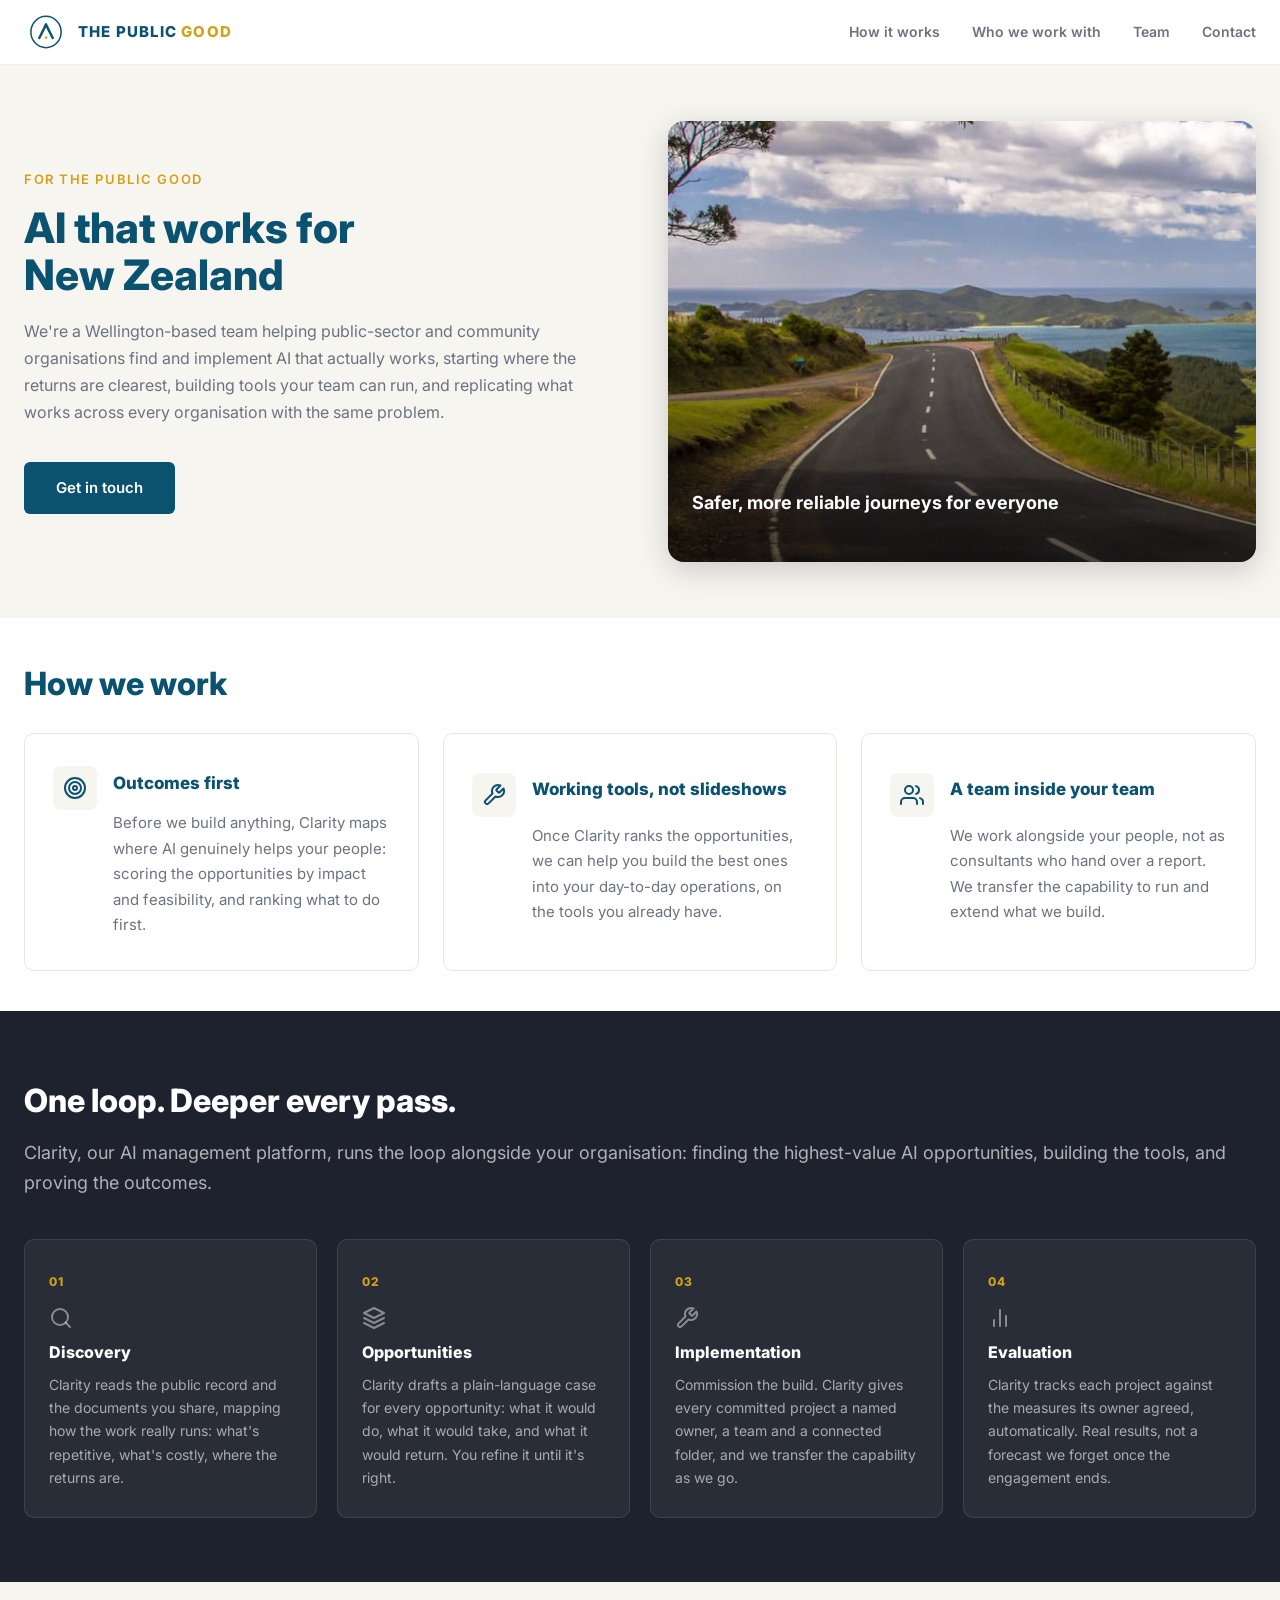
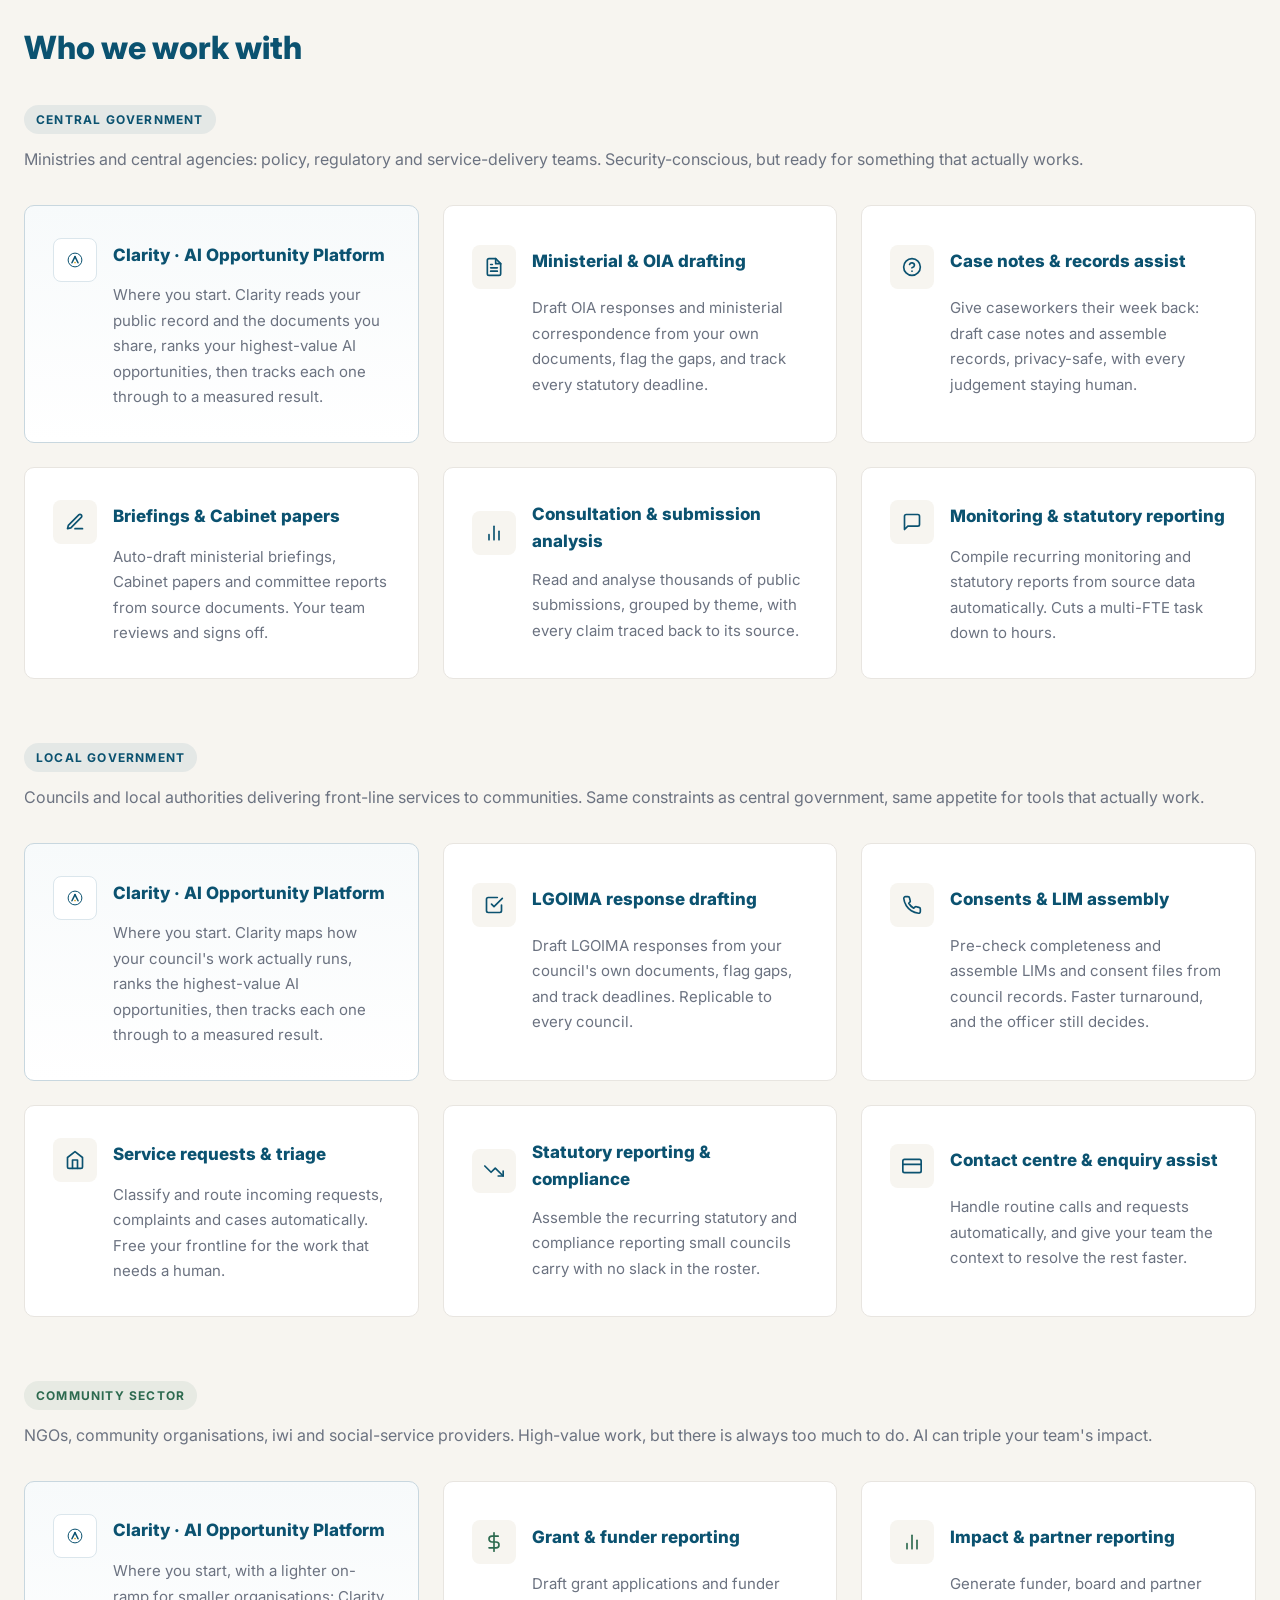
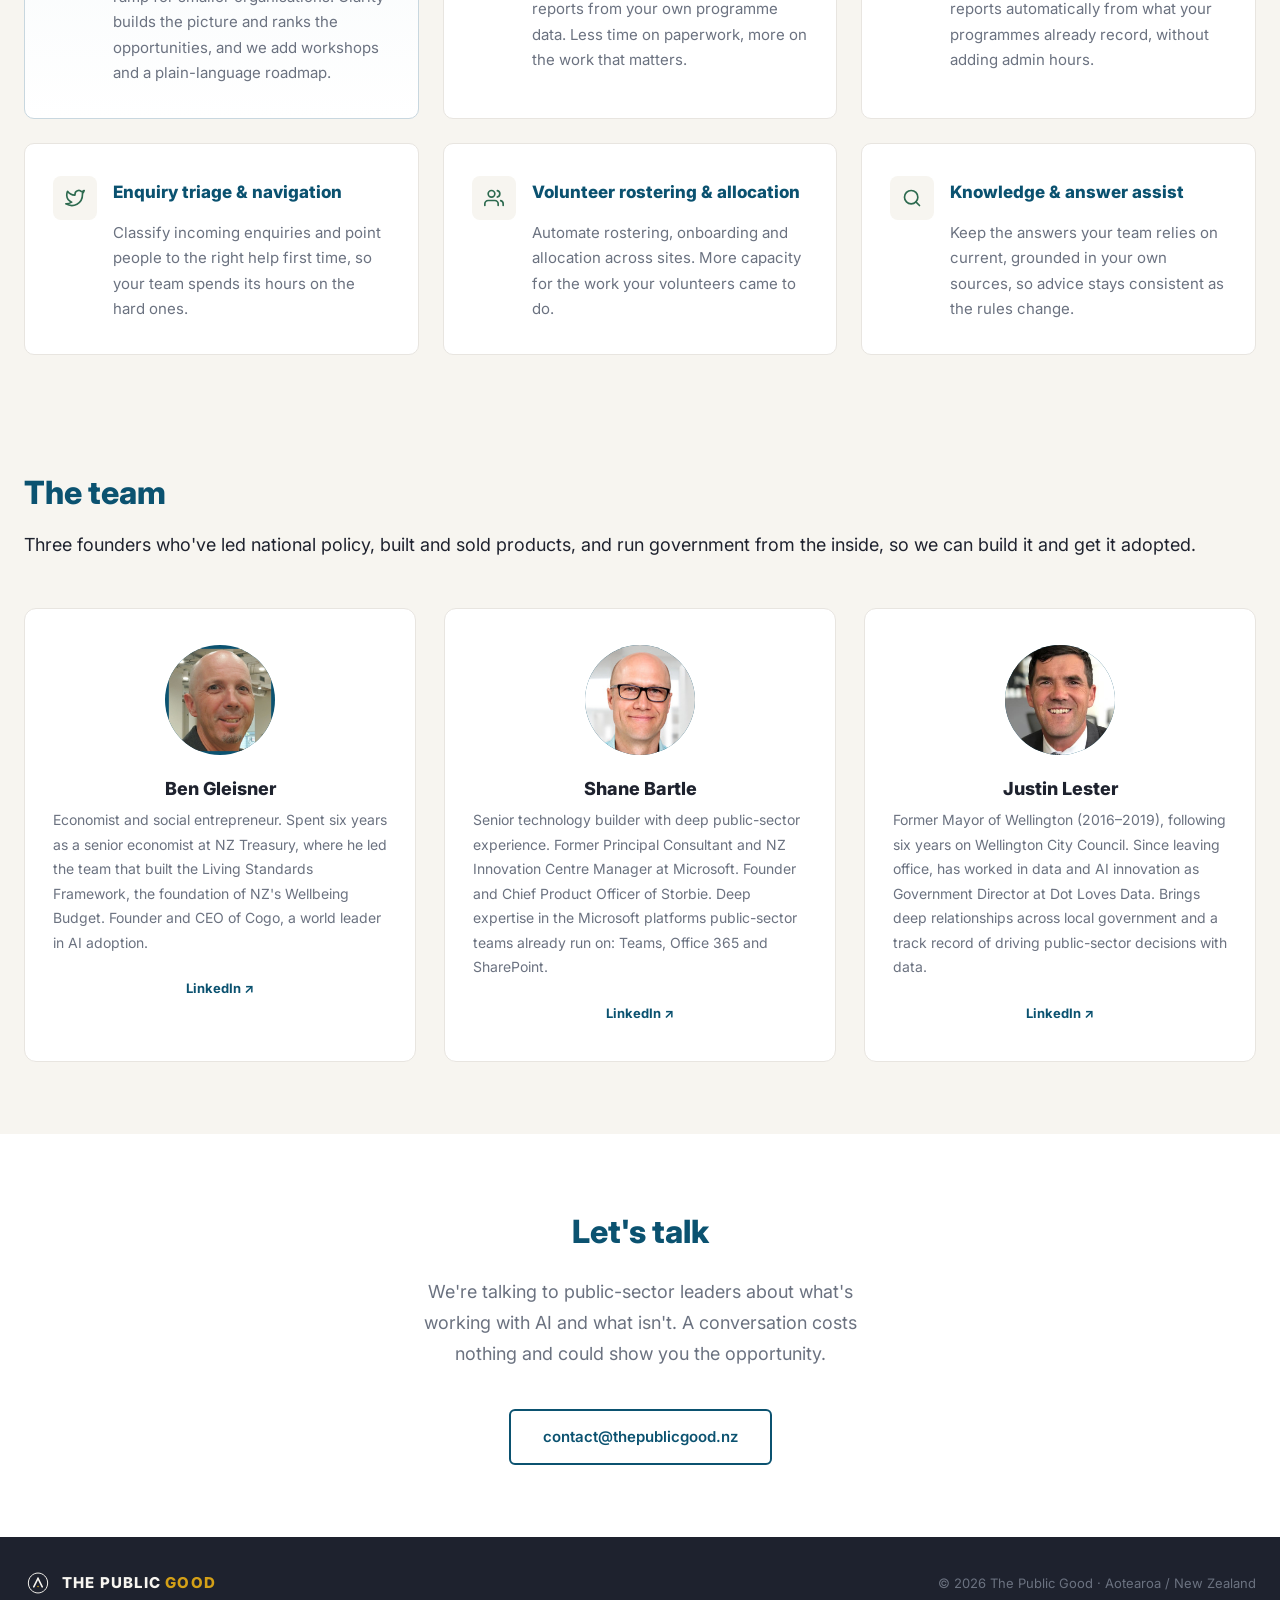
<file: index.html>
<!DOCTYPE html>
<html lang="en">
<head>
  <meta charset="UTF-8">
  <meta name="viewport" content="width=device-width, initial-scale=1.0">
  <title>The Public Good · AI for New Zealand's public sector</title>
  <link rel="preconnect" href="https://fonts.googleapis.com">
  <link rel="preconnect" href="https://fonts.gstatic.com" crossorigin>
  <link href="https://fonts.googleapis.com/css2?family=Inter:wght@400;600;800&display=swap" rel="stylesheet">
  <link rel="icon" type="image/svg+xml" href="/assets/Icon/Blue.svg">
  <link rel="icon" type="image/png" href="/assets/favicon.png">
  <link rel="apple-touch-icon" href="/assets/favicon.png">
  <link rel="stylesheet" href="style.css">
</head>
<body>

  <header>
    <nav class="container">
      <a href="/" class="logo" aria-label="The Public Good home">
        <svg class="logo-mark" width="44" height="44" viewBox="0 0 120 120" fill="none" xmlns="http://www.w3.org/2000/svg">
          <path d="M60 102.703C82.7983 102.703 101.28 83.5844 101.28 60C101.28 36.4155 82.7983 17.2965 60 17.2965C37.2017 17.2965 18.72 36.4155 18.72 60C18.72 83.5844 37.2017 102.703 60 102.703Z" stroke="#0B5270" stroke-width="4.13793"/>
          <path d="M60 39.7832L41.7143 76.4335" stroke="#0B5270" stroke-width="6.62069" stroke-linecap="round"/>
          <path d="M60 39.7832L78.2857 76.4335" stroke="#0B5270" stroke-width="6.62069" stroke-linecap="round"/>
          <path d="M60.1457 78.7365C62.0543 78.7365 63.6017 77.1359 63.6017 75.1614C63.6017 73.1868 62.0543 71.5862 60.1457 71.5862C58.237 71.5862 56.6897 73.1868 56.6897 75.1614C56.6897 77.1359 58.237 78.7365 60.1457 78.7365Z" fill="#D4A017"/>
        </svg>
        <span class="logo-text">THE PUBLIC <span class="gold">GOOD</span></span>
      </a>
      <ul class="nav-links">
        <li><a href="#how-it-works">How it works</a></li>
        <li><a href="#for">Who we work with</a></li>
        <li><a href="#team">Team</a></li>
        <li><a href="#contact">Contact</a></li>
      </ul>
    </nav>
  </header>

  <main>
    <section class="hero">
      <div class="container"><div class="hero-split">
        <div class="hero-text">
          <p class="tagline-label">For the Public Good</p>
          <h1>AI that works for<br>New Zealand</h1>
          <p class="hero-sub">We're a Wellington-based team helping public-sector and community organisations find and implement AI that actually works, starting where the returns are clearest, building tools your team can run, and replicating what works across every organisation with the same problem.</p>
          <a href="#contact" class="btn">Get in touch</a>
        </div>
        <div class="hero-visual">
          <div class="hero-slides">
            <div class="hero-slide active" style="background-image:url('/assets/transport-nz.jpg')">
              <div class="slide-overlay"></div>
              <p class="slide-caption">Safer, more reliable journeys for everyone</p>
            </div>
            <div class="hero-slide" style="background-image:url('/assets/solar-nz.webp')">
              <div class="slide-overlay"></div>
              <p class="slide-caption">Faster uptake of renewable energy</p>
            </div>
            <div class="hero-slide" style="background-image:url('/assets/streets-nz.jpg')">
              <div class="slide-overlay"></div>
              <p class="slide-caption">More affordable homes in the right places</p>
            </div>
            <div class="hero-slide" style="background-image:url('/assets/flood-nz.jpg')">
              <div class="slide-overlay"></div>
              <p class="slide-caption">Better management of our water systems</p>
            </div>
            <div class="hero-slide" style="background-image:url('/assets/council-nz.jpg')">
              <div class="slide-overlay"></div>
              <p class="slide-caption">Communities shaping their own decisions</p>
            </div>
            <div class="hero-slide" style="background-image:url('/assets/auckland-street-nz.jpg')">
              <div class="slide-overlay"></div>
              <p class="slide-caption">Safer streets, more connected neighbourhoods</p>
            </div>
            <div class="hero-slide" style="background-image:url('/assets/kakapo-nz.jpg')">
              <div class="slide-overlay"></div>
              <p class="slide-caption">Native species on the rise</p>
            </div>
            <div class="hero-slide" style="background-image:url('/assets/health-nz.jpg')">
              <div class="slide-overlay"></div>
              <p class="slide-caption">Faster access to the healthcare people need</p>
            </div>
            <div class="hero-slide" style="background-image:url('/assets/education-nz.jpg')">
              <div class="slide-overlay"></div>
              <p class="slide-caption">Every student getting the support they need</p>
            </div>
          </div>
          <div class="slide-dots">
            <button class="dot active" aria-label="Transport"></button>
            <button class="dot" aria-label="Clean energy"></button>
            <button class="dot" aria-label="Water"></button>
            <button class="dot" aria-label="Community voice"></button>
            <button class="dot" aria-label="Housing"></button>
            <button class="dot" aria-label="Safe communities"></button>
            <button class="dot" aria-label="Biodiversity"></button>
            <button class="dot" aria-label="Health"></button>
            <button class="dot" aria-label="Education"></button>
          </div>
        </div>
      </div></div>
    </section>

    <section id="how-it-works" class="approach">
      <div class="container">
        <h2>How we work</h2>
        <div class="cards">
          <div class="card">
            <div class="card-icon">
              <svg width="24" height="24" viewBox="0 0 24 24" fill="none" stroke="#0B5270" stroke-width="2" stroke-linecap="round" stroke-linejoin="round">
                <circle cx="12" cy="12" r="10"></circle><circle cx="12" cy="12" r="6"></circle><circle cx="12" cy="12" r="2"></circle>
              </svg>
            </div>
            <h3>Outcomes first</h3>
            <p>Before we build anything, Clarity maps where AI genuinely helps your people: scoring the opportunities by impact and feasibility, and ranking what to do first.</p>
          </div>
          <div class="card">
            <div class="card-icon">
              <svg width="24" height="24" viewBox="0 0 24 24" fill="none" stroke="#0B5270" stroke-width="2" stroke-linecap="round" stroke-linejoin="round">
                <path d="M14.7 6.3a1 1 0 0 0 0 1.4l1.6 1.6a1 1 0 0 0 1.4 0l3.77-3.77a6 6 0 0 1-7.94 7.94l-6.91 6.91a2.12 2.12 0 0 1-3-3l6.91-6.91a6 6 0 0 1 7.94-7.94l-3.76 3.76z"></path>
              </svg>
            </div>
            <h3>Working tools, not slideshows</h3>
            <p>Once Clarity ranks the opportunities, we can help you build the best ones into your day-to-day operations, on the tools you already have.</p>
          </div>
          <div class="card">
            <div class="card-icon">
              <svg width="24" height="24" viewBox="0 0 24 24" fill="none" stroke="#0B5270" stroke-width="2" stroke-linecap="round" stroke-linejoin="round">
                <path d="M17 21v-2a4 4 0 0 0-4-4H5a4 4 0 0 0-4 4v2"></path><circle cx="9" cy="7" r="4"></circle><path d="M23 21v-2a4 4 0 0 0-3-3.87"></path><path d="M16 3.13a4 4 0 0 1 0 7.75"></path>
              </svg>
            </div>
            <h3>A team inside your team</h3>
            <p>We work alongside your people, not as consultants who hand over a report. We transfer the capability to run and extend what we build.</p>
          </div>
        </div>
      </div>
    </section>

    <section class="loop-section">
      <div class="container">
        <h2>One loop. Deeper every pass.</h2>
        <p class="section-lead">Clarity, our AI management platform, runs the loop alongside your organisation: finding the highest-value AI opportunities, building the tools, and proving the outcomes.</p>
        <div class="loop">
          <div class="loop-stage">
            <span class="loop-num">01</span>
            <svg class="loop-ic" width="24" height="24" viewBox="0 0 24 24" fill="none" stroke="currentColor" stroke-width="2" stroke-linecap="round" stroke-linejoin="round"><circle cx="11" cy="11" r="8"></circle><line x1="21" y1="21" x2="16.65" y2="16.65"></line></svg>
            <h3>Discovery</h3>
            <p>Clarity reads the public record and the documents you share, mapping how the work really runs: what's repetitive, what's costly, where the returns are.</p>
          </div>
          <div class="loop-stage">
            <span class="loop-num">02</span>
            <svg class="loop-ic" width="24" height="24" viewBox="0 0 24 24" fill="none" stroke="currentColor" stroke-width="2" stroke-linecap="round" stroke-linejoin="round"><polygon points="12 2 2 7 12 12 22 7 12 2"></polygon><polyline points="2 17 12 22 22 17"></polyline><polyline points="2 12 12 17 22 12"></polyline></svg>
            <h3>Opportunities</h3>
            <p>Clarity drafts a plain-language case for every opportunity: what it would do, what it would take, and what it would return. You refine it until it's right.</p>
          </div>
          <div class="loop-stage">
            <span class="loop-num">03</span>
            <svg class="loop-ic" width="24" height="24" viewBox="0 0 24 24" fill="none" stroke="currentColor" stroke-width="2" stroke-linecap="round" stroke-linejoin="round"><path d="M14.7 6.3a1 1 0 0 0 0 1.4l1.6 1.6a1 1 0 0 0 1.4 0l3.77-3.77a6 6 0 0 1-7.94 7.94l-6.91 6.91a2.12 2.12 0 0 1-3-3l6.91-6.91a6 6 0 0 1 7.94-7.94l-3.76 3.76z"></path></svg>
            <h3>Implementation</h3>
            <p>Commission the build. Clarity gives every committed project a named owner, a team and a connected folder, and we transfer the capability as we go.</p>
          </div>
          <div class="loop-stage">
            <span class="loop-num">04</span>
            <svg class="loop-ic" width="24" height="24" viewBox="0 0 24 24" fill="none" stroke="currentColor" stroke-width="2" stroke-linecap="round" stroke-linejoin="round"><line x1="18" y1="20" x2="18" y2="10"></line><line x1="12" y1="20" x2="12" y2="4"></line><line x1="6" y1="20" x2="6" y2="14"></line></svg>
            <h3>Evaluation</h3>
            <p>Clarity tracks each project against the measures its owner agreed, automatically. Real results, not a forecast we forget once the engagement ends.</p>
          </div>
        </div>
      </div>
    </section>

    <section id="for" class="services">
      <div class="container">
        <h2>Who we work with</h2>

        <div class="services-group">
          <div class="services-group-header">
            <span class="sector-tag">Central government</span>
            <p>Ministries and central agencies: policy, regulatory and service-delivery teams. Security-conscious, but ready for something that actually works.</p>
          </div>
          <div class="services-grid cards">
            <div class="card card-clarity">
              <div class="card-icon">
                <svg width="20" height="20" viewBox="0 0 120 120" fill="none"><circle cx="60" cy="60" r="41.28" stroke="#0B5270" stroke-width="6"/><path d="M60 39.78L41.71 76.43" stroke="#0B5270" stroke-width="9" stroke-linecap="round"/><path d="M60 39.78L78.29 76.43" stroke="#0B5270" stroke-width="9" stroke-linecap="round"/><circle cx="60.15" cy="75.16" r="5" fill="#D4A017"/></svg>
              </div>
              <h3>Clarity &middot; AI Opportunity Platform</h3>
              <p>Where you start. Clarity reads your public record and the documents you share, ranks your highest-value AI opportunities, then tracks each one through to a measured result.</p>
            </div>
            <div class="card">
              <div class="card-icon">
                <svg width="20" height="20" viewBox="0 0 24 24" fill="none" stroke="#0B5270" stroke-width="2" stroke-linecap="round" stroke-linejoin="round"><path d="M14 2H6a2 2 0 0 0-2 2v16a2 2 0 0 0 2 2h12a2 2 0 0 0 2-2V8z"></path><polyline points="14 2 14 8 20 8"></polyline><line x1="16" y1="13" x2="8" y2="13"></line><line x1="16" y1="17" x2="8" y2="17"></line><polyline points="10 9 9 9 8 9"></polyline></svg>
              </div>
              <h3>Ministerial &amp; OIA drafting</h3>
              <p>Draft OIA responses and ministerial correspondence from your own documents, flag the gaps, and track every statutory deadline.</p>
            </div>
            <div class="card">
              <div class="card-icon">
                <svg width="20" height="20" viewBox="0 0 24 24" fill="none" stroke="#0B5270" stroke-width="2" stroke-linecap="round" stroke-linejoin="round"><circle cx="12" cy="12" r="10"></circle><path d="M9.09 9a3 3 0 0 1 5.83 1c0 2-3 3-3 3"></path><line x1="12" y1="17" x2="12.01" y2="17"></line></svg>
              </div>
              <h3>Case notes &amp; records assist</h3>
              <p>Give caseworkers their week back: draft case notes and assemble records, privacy-safe, with every judgement staying human.</p>
            </div>
            <div class="card">
              <div class="card-icon">
                <svg width="20" height="20" viewBox="0 0 24 24" fill="none" stroke="#0B5270" stroke-width="2" stroke-linecap="round" stroke-linejoin="round"><path d="M12 20h9"></path><path d="M16.5 3.5a2.121 2.121 0 0 1 3 3L7 19l-4 1 1-4L16.5 3.5z"></path></svg>
              </div>
              <h3>Briefings &amp; Cabinet papers</h3>
              <p>Auto-draft ministerial briefings, Cabinet papers and committee reports from source documents. Your team reviews and signs off.</p>
            </div>
            <div class="card">
              <div class="card-icon">
                <svg width="20" height="20" viewBox="0 0 24 24" fill="none" stroke="#0B5270" stroke-width="2" stroke-linecap="round" stroke-linejoin="round"><line x1="18" y1="20" x2="18" y2="10"></line><line x1="12" y1="20" x2="12" y2="4"></line><line x1="6" y1="20" x2="6" y2="14"></line></svg>
              </div>
              <h3>Consultation &amp; submission analysis</h3>
              <p>Read and analyse thousands of public submissions, grouped by theme, with every claim traced back to its source.</p>
            </div>
            <div class="card">
              <div class="card-icon">
                <svg width="20" height="20" viewBox="0 0 24 24" fill="none" stroke="#0B5270" stroke-width="2" stroke-linecap="round" stroke-linejoin="round"><path d="M21 15a2 2 0 0 1-2 2H7l-4 4V5a2 2 0 0 1 2-2h14a2 2 0 0 1 2 2z"></path></svg>
              </div>
              <h3>Monitoring &amp; statutory reporting</h3>
              <p>Compile recurring monitoring and statutory reports from source data automatically. Cuts a multi-FTE task down to hours.</p>
            </div>
          </div>
        </div>

        <div class="services-group">
          <div class="services-group-header">
            <span class="sector-tag">Local government</span>
            <p>Councils and local authorities delivering front-line services to communities. Same constraints as central government, same appetite for tools that actually work.</p>
          </div>
          <div class="services-grid cards">
            <div class="card card-clarity">
              <div class="card-icon">
                <svg width="20" height="20" viewBox="0 0 120 120" fill="none"><circle cx="60" cy="60" r="41.28" stroke="#0B5270" stroke-width="6"/><path d="M60 39.78L41.71 76.43" stroke="#0B5270" stroke-width="9" stroke-linecap="round"/><path d="M60 39.78L78.29 76.43" stroke="#0B5270" stroke-width="9" stroke-linecap="round"/><circle cx="60.15" cy="75.16" r="5" fill="#D4A017"/></svg>
              </div>
              <h3>Clarity &middot; AI Opportunity Platform</h3>
              <p>Where you start. Clarity maps how your council's work actually runs, ranks the highest-value AI opportunities, then tracks each one through to a measured result.</p>
            </div>
            <div class="card">
              <div class="card-icon">
                <svg width="20" height="20" viewBox="0 0 24 24" fill="none" stroke="#0B5270" stroke-width="2" stroke-linecap="round" stroke-linejoin="round"><polyline points="9 11 12 14 22 4"></polyline><path d="M21 12v7a2 2 0 0 1-2 2H5a2 2 0 0 1-2-2V5a2 2 0 0 1 2-2h11"></path></svg>
              </div>
              <h3>LGOIMA response drafting</h3>
              <p>Draft LGOIMA responses from your council's own documents, flag gaps, and track deadlines. Replicable to every council.</p>
            </div>
            <div class="card">
              <div class="card-icon">
                <svg width="20" height="20" viewBox="0 0 24 24" fill="none" stroke="#0B5270" stroke-width="2" stroke-linecap="round" stroke-linejoin="round"><path d="M22 16.92v3a2 2 0 0 1-2.18 2 19.79 19.79 0 0 1-8.63-3.07 19.5 19.5 0 0 1-6-6 19.79 19.79 0 0 1-3.07-8.67A2 2 0 0 1 4.11 2h3a2 2 0 0 1 2 1.72c.127.96.361 1.903.7 2.81a2 2 0 0 1-.45 2.11L8.09 9.91a16 16 0 0 0 6 6l1.27-1.27a2 2 0 0 1 2.11-.45c.907.339 1.85.573 2.81.7A2 2 0 0 1 22 16.92z"></path></svg>
              </div>
              <h3>Consents &amp; LIM assembly</h3>
              <p>Pre-check completeness and assemble LIMs and consent files from council records. Faster turnaround, and the officer still decides.</p>
            </div>
            <div class="card">
              <div class="card-icon">
                <svg width="20" height="20" viewBox="0 0 24 24" fill="none" stroke="#0B5270" stroke-width="2" stroke-linecap="round" stroke-linejoin="round"><path d="M3 9l9-7 9 7v11a2 2 0 0 1-2 2H5a2 2 0 0 1-2-2z"></path><polyline points="9 22 9 12 15 12 15 22"></polyline></svg>
              </div>
              <h3>Service requests &amp; triage</h3>
              <p>Classify and route incoming requests, complaints and cases automatically. Free your frontline for the work that needs a human.</p>
            </div>
            <div class="card">
              <div class="card-icon">
                <svg width="20" height="20" viewBox="0 0 24 24" fill="none" stroke="#0B5270" stroke-width="2" stroke-linecap="round" stroke-linejoin="round"><polyline points="23 18 13.5 8.5 8.5 13.5 1 6"></polyline><polyline points="17 18 23 18 23 12"></polyline></svg>
              </div>
              <h3>Statutory reporting &amp; compliance</h3>
              <p>Assemble the recurring statutory and compliance reporting small councils carry with no slack in the roster.</p>
            </div>
            <div class="card">
              <div class="card-icon">
                <svg width="20" height="20" viewBox="0 0 24 24" fill="none" stroke="#0B5270" stroke-width="2" stroke-linecap="round" stroke-linejoin="round"><rect x="1" y="4" width="22" height="16" rx="2" ry="2"></rect><line x1="1" y1="10" x2="23" y2="10"></line></svg>
              </div>
              <h3>Contact centre &amp; enquiry assist</h3>
              <p>Handle routine calls and requests automatically, and give your team the context to resolve the rest faster.</p>
            </div>
          </div>
        </div>

        <div class="services-group">
          <div class="services-group-header">
            <span class="sector-tag sector-tag--green">Community sector</span>
            <p>NGOs, community organisations, iwi and social-service providers. High-value work, but there is always too much to do. AI can triple your team's impact.</p>
          </div>
          <div class="services-grid cards">
            <div class="card card-clarity">
              <div class="card-icon">
                <svg width="20" height="20" viewBox="0 0 120 120" fill="none"><circle cx="60" cy="60" r="41.28" stroke="#0B5270" stroke-width="6"/><path d="M60 39.78L41.71 76.43" stroke="#0B5270" stroke-width="9" stroke-linecap="round"/><path d="M60 39.78L78.29 76.43" stroke="#0B5270" stroke-width="9" stroke-linecap="round"/><circle cx="60.15" cy="75.16" r="5" fill="#D4A017"/></svg>
              </div>
              <h3>Clarity &middot; AI Opportunity Platform</h3>
              <p>Where you start, with a lighter on-ramp for smaller organisations: Clarity builds the picture and ranks the opportunities, and we add workshops and a plain-language roadmap.</p>
            </div>
            <div class="card">
              <div class="card-icon">
                <svg width="20" height="20" viewBox="0 0 24 24" fill="none" stroke="#2D6A4F" stroke-width="2" stroke-linecap="round" stroke-linejoin="round"><line x1="12" y1="1" x2="12" y2="23"></line><path d="M17 5H9.5a3.5 3.5 0 0 0 0 7h5a3.5 3.5 0 0 1 0 7H6"></path></svg>
              </div>
              <h3>Grant &amp; funder reporting</h3>
              <p>Draft grant applications and funder reports from your own programme data. Less time on paperwork, more on the work that matters.</p>
            </div>
            <div class="card">
              <div class="card-icon">
                <svg width="20" height="20" viewBox="0 0 24 24" fill="none" stroke="#2D6A4F" stroke-width="2" stroke-linecap="round" stroke-linejoin="round"><line x1="18" y1="20" x2="18" y2="10"></line><line x1="12" y1="20" x2="12" y2="4"></line><line x1="6" y1="20" x2="6" y2="14"></line></svg>
              </div>
              <h3>Impact &amp; partner reporting</h3>
              <p>Generate funder, board and partner reports automatically from what your programmes already record, without adding admin hours.</p>
            </div>
            <div class="card">
              <div class="card-icon">
                <svg width="20" height="20" viewBox="0 0 24 24" fill="none" stroke="#2D6A4F" stroke-width="2" stroke-linecap="round" stroke-linejoin="round"><path d="M23 3a10.9 10.9 0 0 1-3.14 1.53 4.48 4.48 0 0 0-7.86 3v1A10.66 10.66 0 0 1 3 4s-4 9 5 13a11.64 11.64 0 0 1-7 2c9 5 20 0 20-11.5a4.5 4.5 0 0 0-.08-.83A7.72 7.72 0 0 0 23 3z"></path></svg>
              </div>
              <h3>Enquiry triage &amp; navigation</h3>
              <p>Classify incoming enquiries and point people to the right help first time, so your team spends its hours on the hard ones.</p>
            </div>
            <div class="card">
              <div class="card-icon">
                <svg width="20" height="20" viewBox="0 0 24 24" fill="none" stroke="#2D6A4F" stroke-width="2" stroke-linecap="round" stroke-linejoin="round"><path d="M17 21v-2a4 4 0 0 0-4-4H5a4 4 0 0 0-4 4v2"></path><circle cx="9" cy="7" r="4"></circle><path d="M23 21v-2a4 4 0 0 0-3-3.87"></path><path d="M16 3.13a4 4 0 0 1 0 7.75"></path></svg>
              </div>
              <h3>Volunteer rostering &amp; allocation</h3>
              <p>Automate rostering, onboarding and allocation across sites. More capacity for the work your volunteers came to do.</p>
            </div>
            <div class="card">
              <div class="card-icon">
                <svg width="20" height="20" viewBox="0 0 24 24" fill="none" stroke="#2D6A4F" stroke-width="2" stroke-linecap="round" stroke-linejoin="round"><circle cx="11" cy="11" r="8"></circle><line x1="21" y1="21" x2="16.65" y2="16.65"></line></svg>
              </div>
              <h3>Knowledge &amp; answer assist</h3>
              <p>Keep the answers your team relies on current, grounded in your own sources, so advice stays consistent as the rules change.</p>
            </div>
          </div>
        </div>
      </div>
    </section>

    <section id="team" class="team">
      <div class="container">
        <h2>The team</h2>
        <p class="section-lead">Three founders who've led national policy, built and sold products, and run government from the inside, so we can build it and get it adopted.</p>
        <div class="team-grid">

          <div class="team-card">
            <div class="team-photo"><img src="/assets/ben-gleisner.jpg" alt="Ben Gleisner" style="transform: scale(0.93); object-position: center 30%;"></div>
            <p class="team-name">Ben Gleisner</p>
            <p class="team-bio">Economist and social entrepreneur. Spent six years as a senior economist at NZ Treasury, where he led the team that built the Living Standards Framework, the foundation of NZ's Wellbeing Budget. Founder and CEO of Cogo, a world leader in AI adoption.</p>
            <a href="https://www.linkedin.com/in/ben-gleisner/" class="team-li" target="_blank" rel="noopener">LinkedIn ↗</a>
          </div>

          <div class="team-card">
            <div class="team-photo"><img src="/assets/shane-bartle.jpg" alt="Shane Bartle"></div>
            <p class="team-name">Shane Bartle</p>
            <p class="team-bio">Senior technology builder with deep public-sector experience. Former Principal Consultant and NZ Innovation Centre Manager at Microsoft. Founder and Chief Product Officer of Storbie. Deep expertise in the Microsoft platforms public-sector teams already run on: Teams, Office 365 and SharePoint.</p>
            <a href="https://www.linkedin.com/in/shane-bartle-b5905a31/" class="team-li" target="_blank" rel="noopener">LinkedIn ↗</a>
          </div>

          <div class="team-card">
            <div class="team-photo"><img src="/assets/justin-lester.jpg" alt="Justin Lester" style="transform: scale(1.3);"></div>
            <p class="team-name">Justin Lester</p>
            <p class="team-bio">Former Mayor of Wellington (2016–2019), following six years on Wellington City Council. Since leaving office, has worked in data and AI innovation as Government Director at Dot Loves Data. Brings deep relationships across local government and a track record of driving public-sector decisions with data.</p>
            <a href="https://www.linkedin.com/in/justin-lester-wellington/" class="team-li" target="_blank" rel="noopener">LinkedIn ↗</a>
          </div>

        </div>
      </div>
    </section>

    <section id="contact" class="contact">
      <div class="container">
        <h2>Let's talk</h2>
        <p>We're talking to public-sector leaders about what's working with AI and what isn't. A conversation costs nothing and could show you the opportunity.</p>
        <a href="mailto:contact@thepublicgood.nz" class="btn btn-outline">contact@thepublicgood.nz</a>
      </div>
    </section>
  </main>

  <footer>
    <div class="container">
      <div class="footer-inner">
        <a href="/" class="logo" aria-label="The Public Good home">
          <svg class="logo-mark" width="28" height="28" viewBox="0 0 120 120" fill="none" xmlns="http://www.w3.org/2000/svg">
            <path d="M60 102.703C82.7983 102.703 101.28 83.5844 101.28 60C101.28 36.4155 82.7983 17.2965 60 17.2965C37.2017 17.2965 18.72 36.4155 18.72 60C18.72 83.5844 37.2017 102.703 60 102.703Z" stroke="#F7F5F0" stroke-width="4.13793"/>
            <path d="M60 39.7832L41.7143 76.4335" stroke="#F7F5F0" stroke-width="6.62069" stroke-linecap="round"/>
            <path d="M60 39.7832L78.2857 76.4335" stroke="#F7F5F0" stroke-width="6.62069" stroke-linecap="round"/>
            <path d="M60.1457 78.7365C62.0543 78.7365 63.6017 77.1359 63.6017 75.1614C63.6017 73.1868 62.0543 71.5862 60.1457 71.5862C58.237 71.5862 56.6897 73.1868 56.6897 75.1614C56.6897 77.1359 58.237 78.7365 60.1457 78.7365Z" fill="#D4A017"/>
          </svg>
          <span class="logo-text">THE PUBLIC <span class="gold">GOOD</span></span>
        </a>
        <p class="footer-copy">© 2026 The Public Good · Aotearoa / New Zealand</p>
      </div>
    </div>
  </footer>

  <script>
    (function () {
      var slides = document.querySelectorAll('.hero-slide');
      var dots   = document.querySelectorAll('.dot');
      var current = 0, timer;
      function goTo(n) {
        slides[current].classList.remove('active');
        dots[current].classList.remove('active');
        current = n;
        slides[current].classList.add('active');
        dots[current].classList.add('active');
      }
      function startTimer() { timer = setInterval(function(){ goTo((current+1) % slides.length); }, 5000); }
      dots.forEach(function(d,i){ d.addEventListener('click', function(){ clearInterval(timer); goTo(i); startTimer(); }); });
      startTimer();
    })();
  </script>
</body>
</html>
</file>
<file: style.css>
*, *::before, *::after { box-sizing: border-box; margin: 0; padding: 0; }

:root {
  --blue: #0B5270;
  --gold: #D4A017;
  --bone: #F7F5F0;
  --green: #2D6A4F;
  --charcoal: #1E222E;
  --slate: #6B7280;
}

html { scroll-behavior: smooth; }

body {
  font-family: 'Inter', sans-serif;
  font-size: 16px;
  line-height: 1.6;
  color: var(--charcoal);
  background: #fff;
}

.container {
  max-width: 1320px;
  margin: 0 auto;
  padding: 0 24px;
}

/* ── NAV ── */
header {
  position: sticky;
  top: 0;
  z-index: 100;
  background: #fff;
  border-bottom: 1px solid #eee;
}

#how-it-works, #loop, #approach, #outcomes, #for, #services, #team, #contact {
  scroll-margin-top: 64px;
}

header nav {
  display: flex;
  align-items: center;
  justify-content: space-between;
  height: 64px;
}

.logo {
  display: flex;
  align-items: center;
  gap: 10px;
  text-decoration: none;
}

.logo-text {
  font-size: 15px;
  font-weight: 800;
  letter-spacing: 0.08em;
  color: var(--blue);
}

.logo-text .gold { color: var(--gold); }

.nav-links {
  display: flex;
  list-style: none;
  gap: 32px;
}

.nav-links a {
  font-size: 14px;
  font-weight: 600;
  color: var(--slate);
  text-decoration: none;
  transition: color 0.2s;
}

.nav-links a:hover { color: var(--blue); }

/* ── BUTTONS ── */
.btn {
  display: inline-block;
  padding: 14px 32px;
  background: var(--blue);
  color: #fff;
  font-size: 15px;
  font-weight: 600;
  text-decoration: none;
  border-radius: 6px;
  transition: background 0.2s, transform 0.1s;
}

.btn:hover { background: #094663; transform: translateY(-1px); }

.btn-outline {
  background: transparent;
  color: var(--blue);
  border: 2px solid var(--blue);
}

.btn-outline:hover { background: var(--blue); color: #fff; }

/* ── HERO ── */
.hero {
  background: var(--bone);
}

.hero-split {
  display: grid;
  grid-template-columns: 1fr 1fr;
  gap: 56px;
  align-items: center;
  padding: 56px 0;
}

.tagline-label {
  font-size: 13px;
  font-weight: 600;
  letter-spacing: 0.12em;
  text-transform: uppercase;
  color: var(--gold);
  margin-bottom: 16px;
}

.hero h1 {
  font-size: clamp(28px, 4vw, 42px);
  font-weight: 800;
  line-height: 1.1;
  color: var(--blue);
  margin-bottom: 20px;
}

.hero-sub {
  font-size: 16px;
  color: var(--slate);
  margin-bottom: 36px;
  line-height: 1.7;
}

.hero-visual {
  position: relative;
  border-radius: 16px;
  overflow: hidden;
  aspect-ratio: 4 / 3;
  box-shadow: 0 8px 32px rgba(0,0,0,0.18);
}

.hero-slides {
  position: relative;
  width: 100%;
  height: 100%;
}

.hero-slide {
  position: absolute;
  inset: 0;
  background-size: cover;
  background-position: center;
  opacity: 0;
  transition: opacity 0.9s ease;
}

.hero-slide.active { opacity: 1; }

.slide-overlay {
  position: absolute;
  inset: 0;
  background: linear-gradient(to top, rgba(0,0,0,0.65) 0%, transparent 55%);
}

.slide-caption {
  position: absolute;
  bottom: 48px;
  left: 24px;
  right: 24px;
  color: #fff;
  font-size: 18px;
  font-weight: 700;
  line-height: 1.3;
  z-index: 1;
}

.slide-dots {
  display: none;
}

.dot {
  width: 7px;
  height: 7px;
  border-radius: 50%;
  background: rgba(255,255,255,0.45);
  border: none;
  cursor: pointer;
  padding: 0;
  transition: background 0.2s, transform 0.2s;
}

.dot.active {
  background: #fff;
  transform: scale(1.35);
}

/* ── ABOUT ── */
.about {
  padding: 64px 0;
}

.about h2, .approach h2, .contact h2, .services h2 {
  font-size: clamp(22px, 3vw, 32px);
  font-weight: 800;
  color: var(--blue);
  margin-bottom: 20px;
}

.section-lead {
  font-size: 18px;
  color: var(--charcoal);
  max-width: 680px;
  margin-bottom: 40px;
  line-height: 1.7;
}

.about-grid {
  display: grid;
  grid-template-columns: 1fr 1fr;
  gap: 40px;
}

.about-grid p {
  color: var(--slate);
  margin-bottom: 16px;
  line-height: 1.75;
}

/* ── APPROACH ── */
.approach {
  padding: 40px 0;
  background: #fff;
}

.cards {
  display: grid;
  grid-template-columns: repeat(3, 1fr);
  gap: 24px;
  margin-top: 48px;
}

.approach .cards { margin-top: 24px; }

.card {
  background: #fff;
  border-radius: 10px;
  padding: 32px 28px;
  border: 1px solid #e8e5e0;
  display: grid;
  grid-template-columns: 44px 1fr;
  grid-template-rows: auto auto;
  column-gap: 16px;
}

.card-icon {
  width: 44px;
  height: 44px;
  background: var(--bone);
  border-radius: 8px;
  display: flex;
  align-items: center;
  justify-content: center;
  grid-column: 1;
  grid-row: 1;
  align-self: center;
}

.card h3 {
  font-size: 17px;
  font-weight: 800;
  color: var(--blue);
  margin-bottom: 10px;
  grid-column: 2;
  grid-row: 1;
  align-self: center;
}

.card p {
  font-size: 15px;
  color: var(--slate);
  line-height: 1.7;
  grid-column: 2;
  grid-row: 2;
}

/* ── SERVICES ── */
.services {
  padding: 40px 0;
  background: var(--bone);
}

.services h2 {
  font-size: clamp(22px, 3vw, 32px);
  font-weight: 800;
  color: var(--blue);
  margin-bottom: 32px;
}

.services-group {
  margin-top: 8px;
}

.services-group + .services-group {
  margin-top: 64px;
}

.services-group-header {
  margin-bottom: 32px;
}

.sector-tag {
  display: inline-block;
  font-size: 12px;
  font-weight: 700;
  letter-spacing: 0.1em;
  text-transform: uppercase;
  color: var(--blue);
  background: rgba(11, 82, 112, 0.08);
  padding: 5px 12px;
  border-radius: 20px;
  margin-bottom: 12px;
}

.sector-tag--green {
  color: var(--green);
  background: rgba(45, 106, 79, 0.08);
}

.services-group-header p {
  font-size: 16px;
  color: var(--slate);
  max-width: none;
  line-height: 1.7;
}

.services-grid {
  display: grid;
  grid-template-columns: repeat(3, 1fr);
  gap: 24px;
  margin-top: 32px;
}

/* ── CONTACT ── */
.contact {
  padding: 72px 0;
  text-align: center;
}

.contact p {
  font-size: 18px;
  color: var(--slate);
  max-width: 480px;
  margin: 0 auto 40px;
  line-height: 1.7;
}

/* ── FOOTER ── */
footer {
  background: var(--charcoal);
  padding: 32px 0;
}

.footer-inner {
  display: flex;
  align-items: center;
  justify-content: space-between;
}

footer .logo-text {
  color: var(--bone);
}

.footer-copy {
  font-size: 13px;
  color: var(--slate);
}

/* ── LOOP ── */
.loop-section {
  padding: 64px 0;
  background: var(--charcoal);
}

.loop-section h2 {
  font-size: clamp(22px, 3vw, 32px);
  font-weight: 800;
  color: #fff;
  margin-bottom: 12px;
}

.loop-section .section-lead {
  color: rgba(255,255,255,0.65);
  margin-bottom: 40px;
  max-width: none;
}

.loop {
  display: grid;
  grid-template-columns: repeat(4, 1fr);
  gap: 20px;
}

.loop-stage {
  background: rgba(255,255,255,0.05);
  border: 1px solid rgba(255,255,255,0.1);
  border-radius: 10px;
  padding: 28px 24px;
}

.loop-num {
  font-size: 12px;
  font-weight: 800;
  letter-spacing: 0.08em;
  color: var(--gold);
}

.loop-ic {
  display: block;
  color: rgba(255,255,255,0.45);
  margin: 12px 0 10px;
}

.loop-stage h3 {
  font-size: 16px;
  font-weight: 800;
  color: #fff;
  margin-bottom: 8px;
}

.loop-stage p {
  font-size: 14px;
  color: rgba(255,255,255,0.6);
  line-height: 1.65;
}

/* ── APPROACH FOOT (human in the loop) ── */
.approach-foot {
  margin-top: 28px;
  border-left: 3px solid var(--gold);
  background: var(--bone);
  border-radius: 0 8px 8px 0;
  padding: 18px 22px;
  max-width: 820px;
}

.approach-foot p {
  font-size: 15px;
  color: var(--slate);
  line-height: 1.7;
  margin: 0;
}

.approach-foot strong { color: var(--charcoal); }

/* ── OUTCOMES BAND ── */
.outcomes {
  padding: 64px 0;
  background: var(--blue);
  color: #fff;
}

.outcomes h2 {
  font-size: clamp(22px, 3vw, 32px);
  font-weight: 800;
  color: #fff;
  margin-bottom: 20px;
}

.outcomes .section-lead {
  color: rgba(255, 255, 255, 0.88);
  max-width: 760px;
  margin-bottom: 28px;
}

.outcomes-examples {
  display: flex;
  flex-wrap: wrap;
  gap: 10px;
}

.outcome-chip {
  font-size: 14px;
  font-weight: 600;
  color: #fff;
  background: rgba(255, 255, 255, 0.12);
  border: 1px solid rgba(255, 255, 255, 0.24);
  padding: 8px 14px;
  border-radius: 20px;
}

/* ── EXAMPLE CHIPS (who it's for) ── */
.example-chips {
  display: flex;
  flex-wrap: wrap;
  gap: 8px;
  margin-top: 16px;
}

.example-chip {
  font-size: 13px;
  font-weight: 600;
  color: var(--blue);
  background: #fff;
  border: 1px solid #e2ddd4;
  padding: 6px 12px;
  border-radius: 20px;
}

.services-note {
  font-size: 13px;
  font-style: italic;
  color: var(--slate);
  margin-top: 28px;
}

/* ── DELIVERY WRAP BAND ── */
.wrap-band {
  padding: 56px 0;
  background: #fff;
}

.wrap-band .inner {
  background: var(--bone);
  border: 1px solid #e8e5e0;
  border-radius: 14px;
  padding: 36px 40px;
  max-width: 940px;
}

.wrap-band h2 {
  font-size: clamp(20px, 2.6vw, 26px);
  font-weight: 800;
  color: var(--blue);
  margin-bottom: 12px;
}

.wrap-band p {
  font-size: 16px;
  color: var(--slate);
  line-height: 1.75;
  max-width: 760px;
}

/* ── TEAM ── */
.team {
  padding: 72px 0;
  background: var(--bone);
}

.team h2 {
  font-size: clamp(22px, 3vw, 32px);
  font-weight: 800;
  color: var(--blue);
  margin-bottom: 12px;
}

.team .section-lead {
  margin-bottom: 48px;
  max-width: none;
}

.team-grid {
  display: grid;
  grid-template-columns: repeat(3, 1fr);
  gap: 28px;
}

.team-card {
  background: #fff;
  border-radius: 12px;
  padding: 36px 28px;
  border: 1px solid #e8e5e0;
  text-align: center;
}

.team-photo {
  width: 110px;
  height: 110px;
  border-radius: 50%;
  background: var(--blue);
  display: flex;
  align-items: center;
  justify-content: center;
  margin: 0 auto 20px;
  font-size: 26px;
  font-weight: 800;
  color: #fff;
  letter-spacing: 0.04em;
  overflow: hidden;
}

.team-photo img {
  width: 100%;
  height: 100%;
  object-fit: cover;
  object-position: center 25%;
}

.team-name {
  font-size: 18px;
  font-weight: 800;
  color: var(--charcoal);
  margin-bottom: 4px;
}

.team-role {
  font-size: 12px;
  font-weight: 700;
  letter-spacing: 0.1em;
  text-transform: uppercase;
  color: var(--gold);
  margin-bottom: 16px;
}

.team-bio {
  font-size: 14px;
  color: var(--slate);
  line-height: 1.75;
  margin-bottom: 20px;
  text-align: left;
}

.team-li {
  font-size: 13px;
  font-weight: 700;
  color: var(--blue);
  text-decoration: none;
}

.team-li:hover { text-decoration: underline; }

/* ── RESPONSIVE ── */
@media (max-width: 980px) {
  .loop { grid-template-columns: repeat(2, 1fr); }
}

@media (max-width: 768px) {
  .nav-links { display: none; }
  .hero-split { grid-template-columns: 1fr; gap: 32px; padding: 48px 24px; }
  .hero-visual { aspect-ratio: 16 / 9; }
  .about-grid { grid-template-columns: 1fr; gap: 0; }
  .cards { grid-template-columns: 1fr; }
  .team-grid { grid-template-columns: 1fr; }
  .footer-inner { flex-direction: column; gap: 16px; text-align: center; }
  .about, .approach, .services, .contact, .loop-section, .outcomes, .wrap-band, .team { padding: 48px 0; }
  .wrap-band .inner { padding: 28px 24px; }
}

@media (max-width: 560px) {
  .loop { grid-template-columns: 1fr; }
}

/* The Clarity card leads each sector: it is the product, not another service
   line, so it carries the brand mark and a quiet navy/gold lift. */
.card-clarity {
  border-color: #c8d7df;
  background: linear-gradient(180deg, #f7fafb, #fff);
}
.card-clarity .card-icon { background: #fff; border: 1px solid #dbe6ec; }
.card-clarity h3 { color: var(--navy, #0B5270); }
</file>
